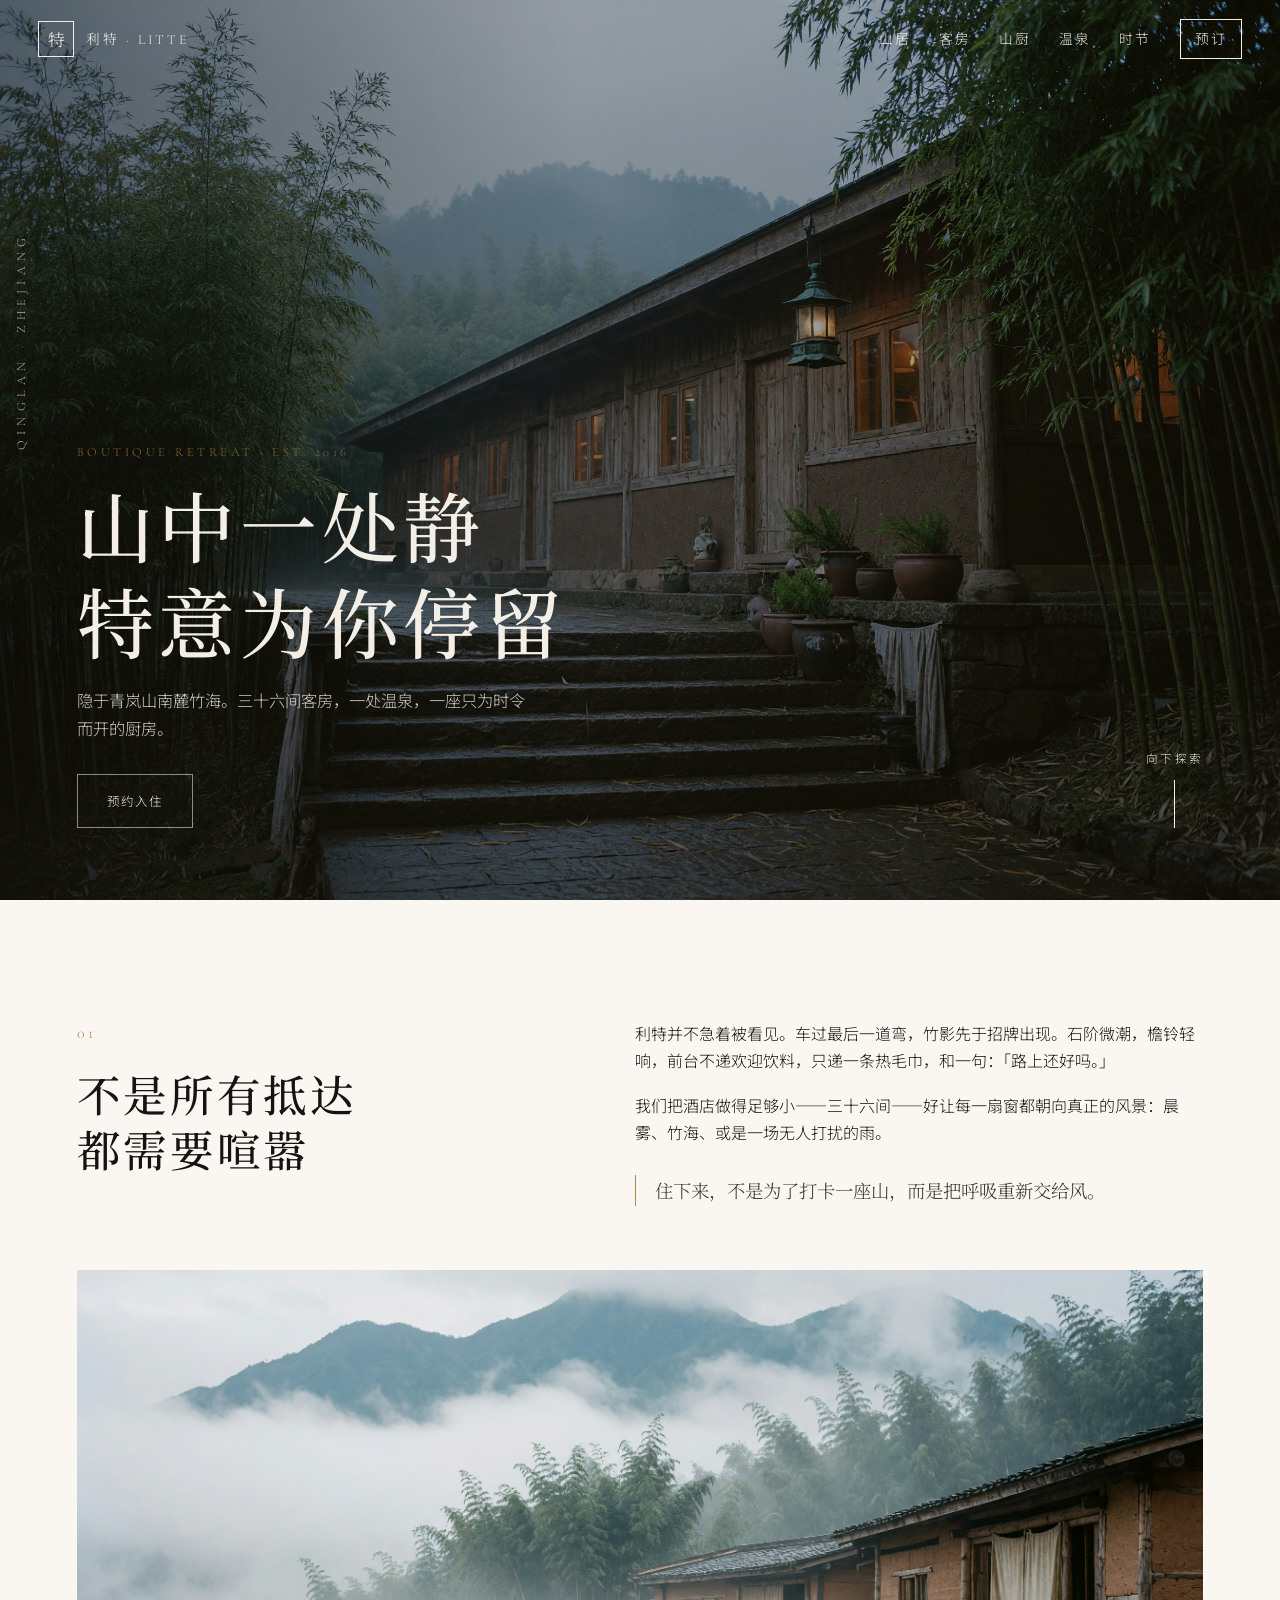
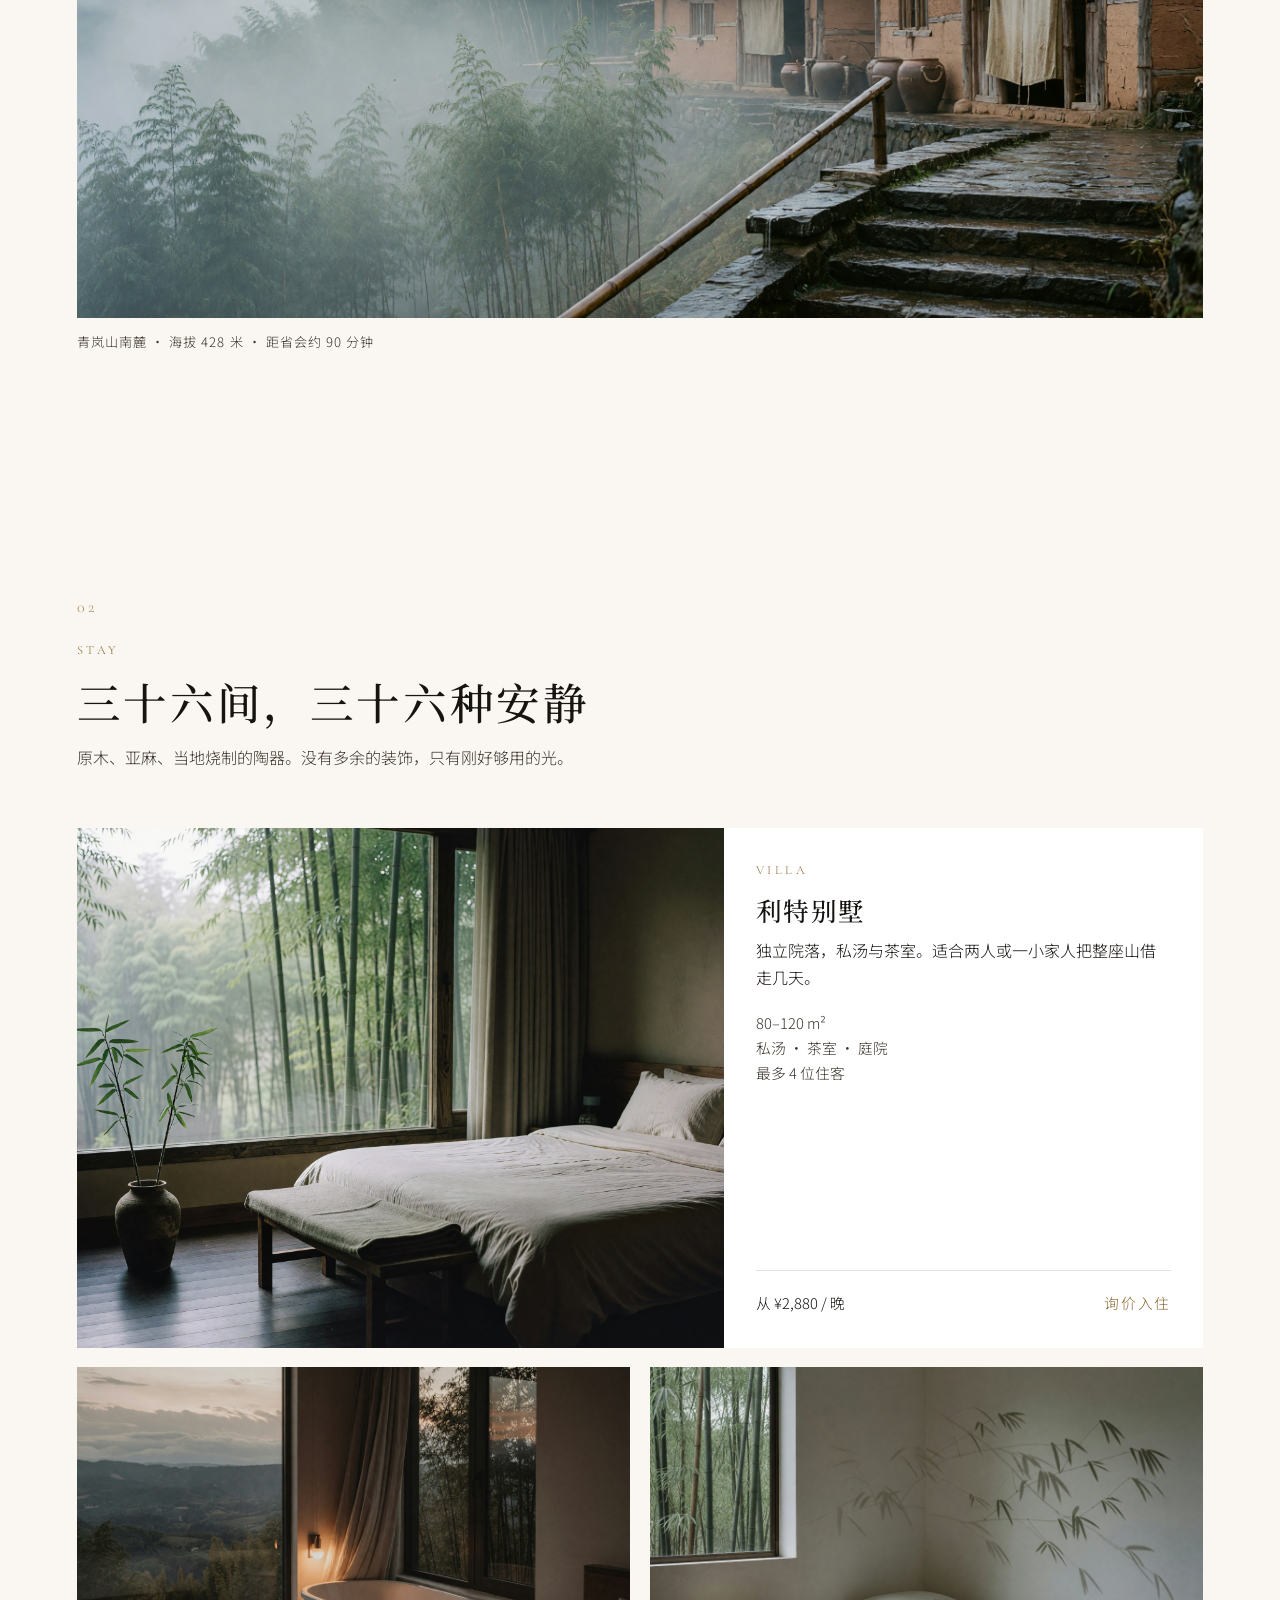
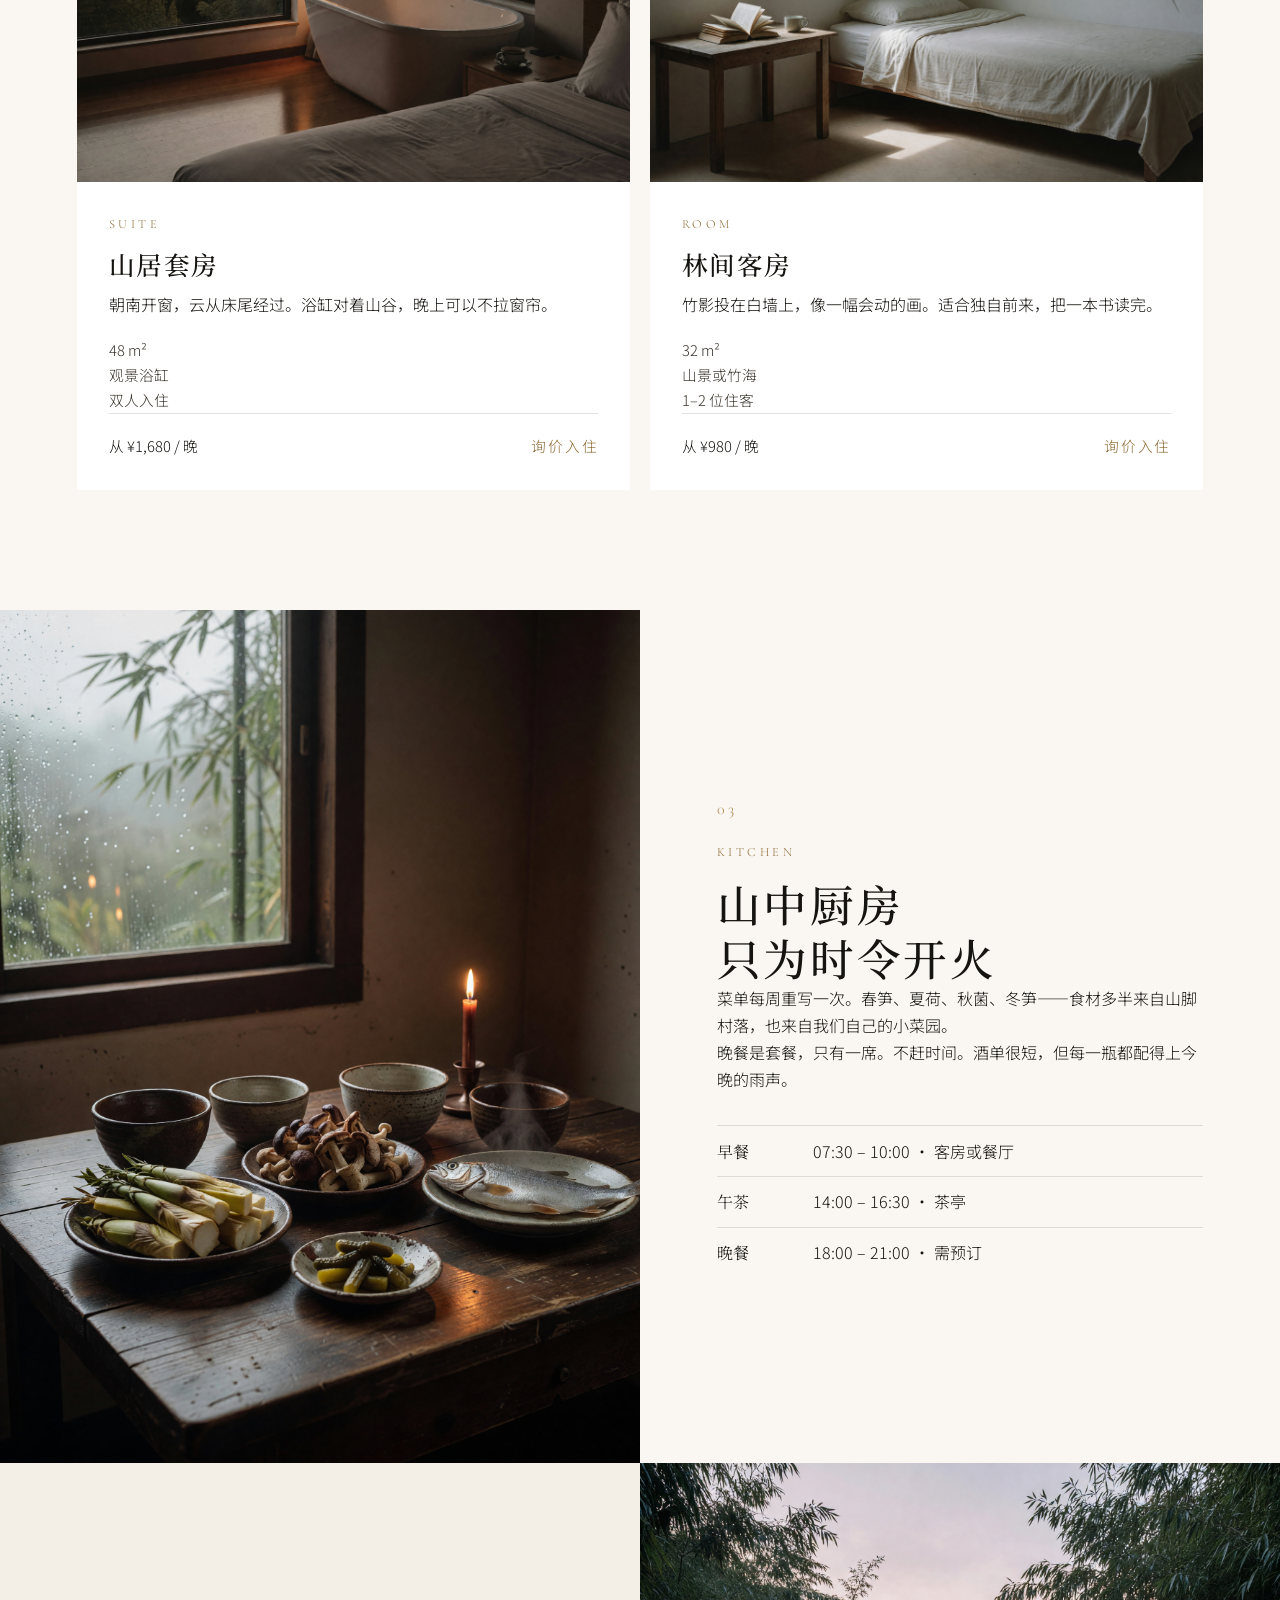
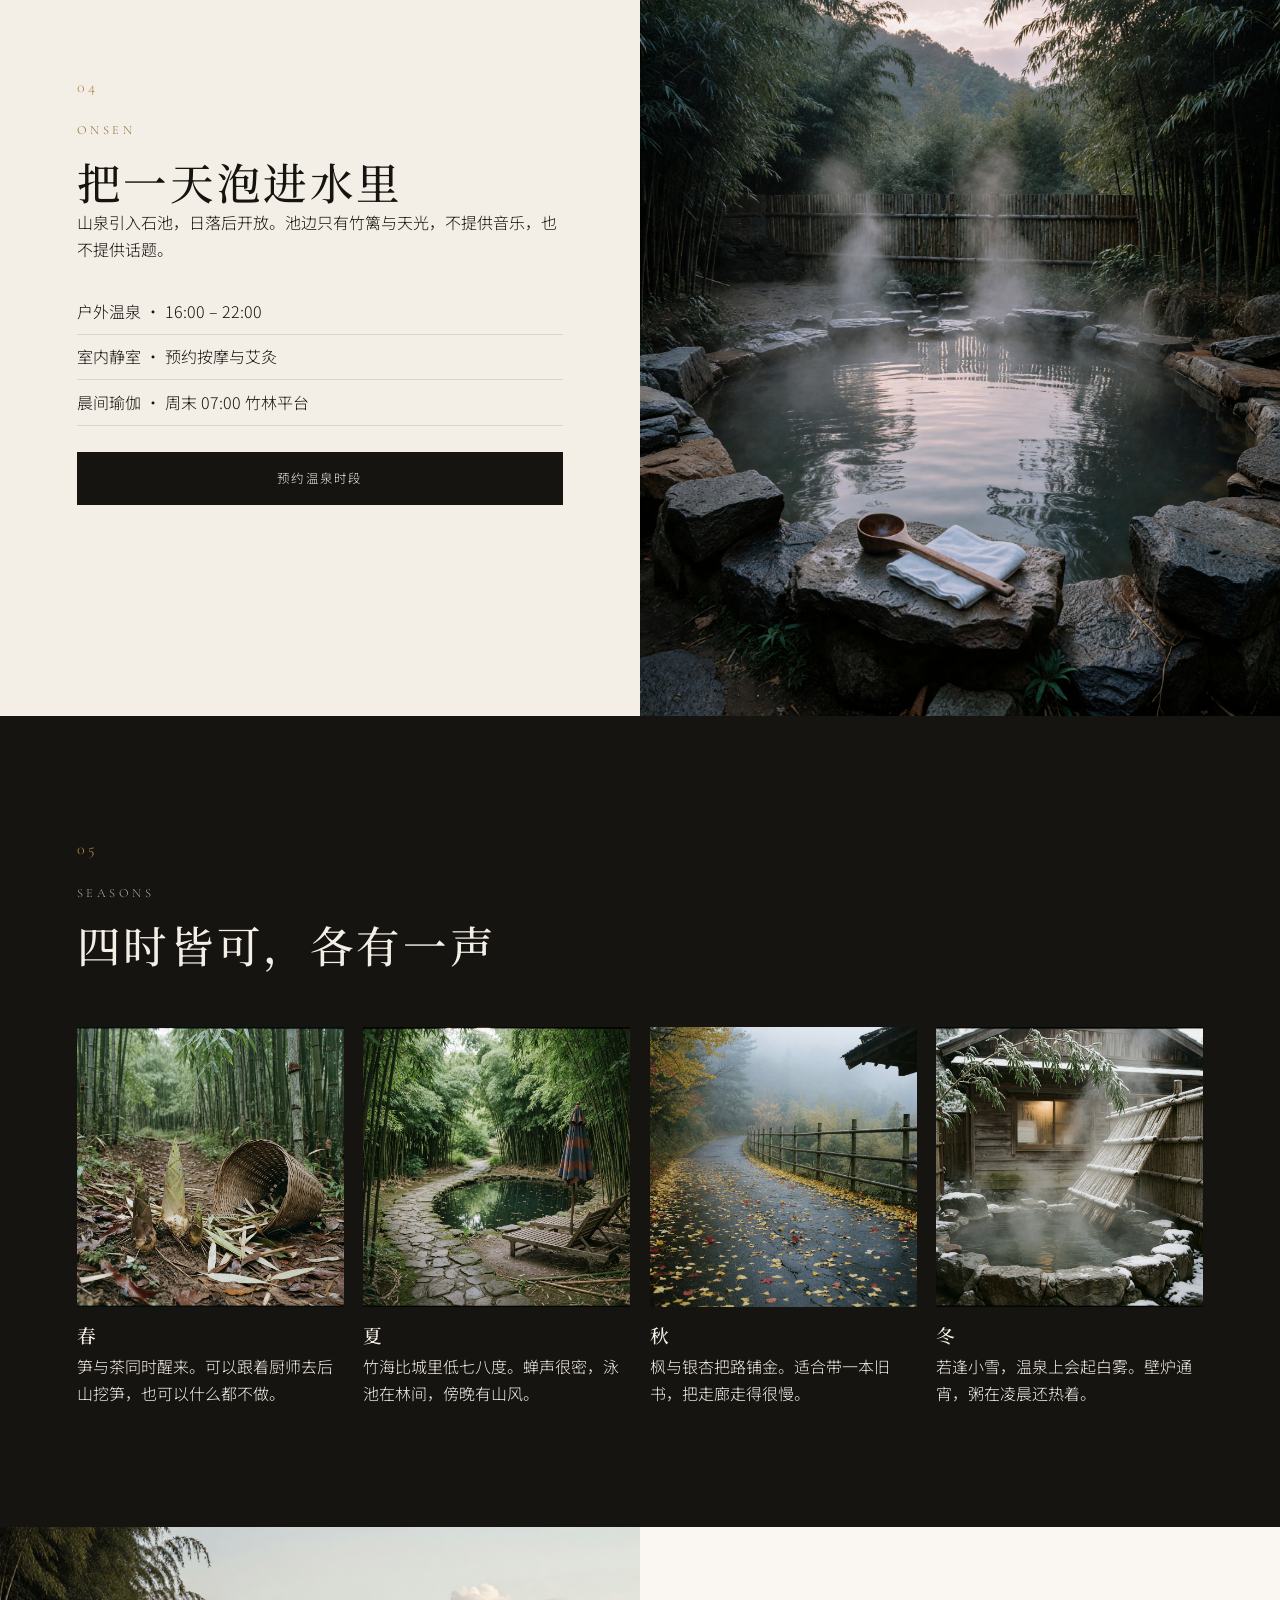
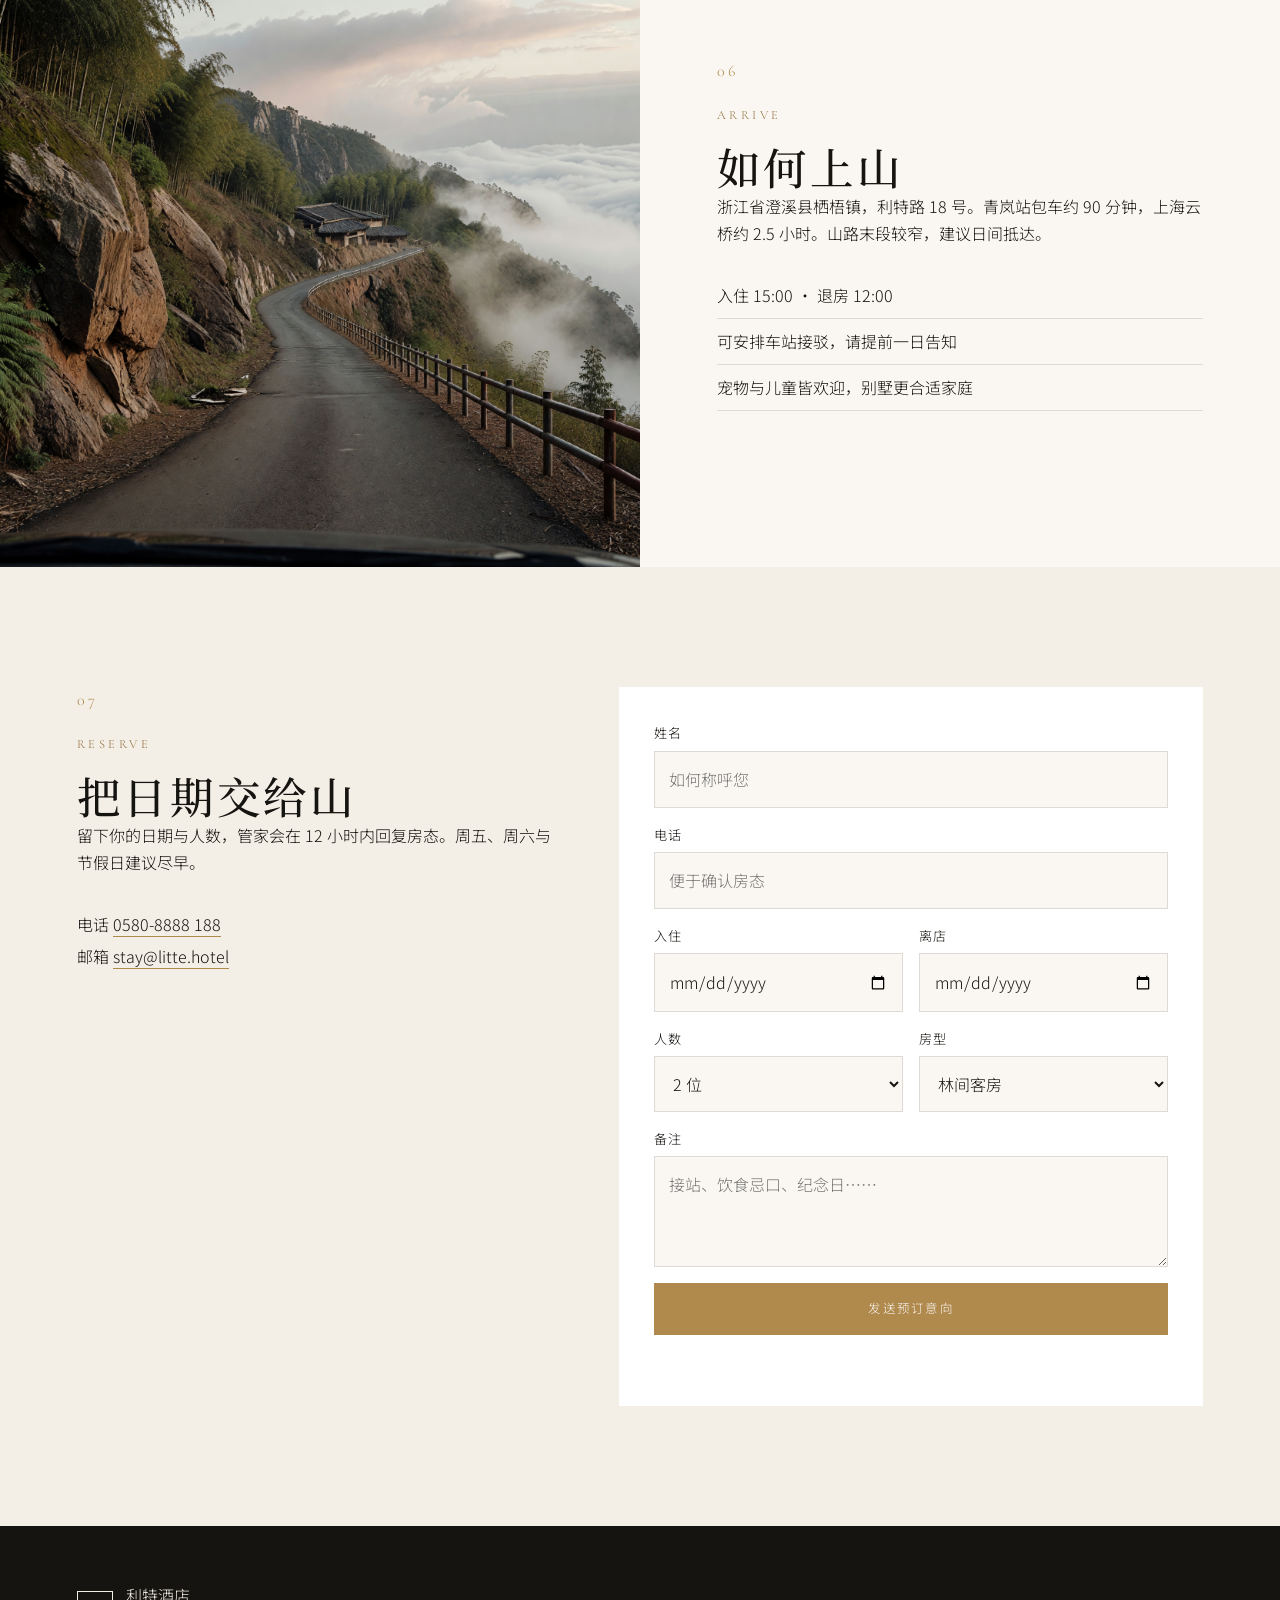
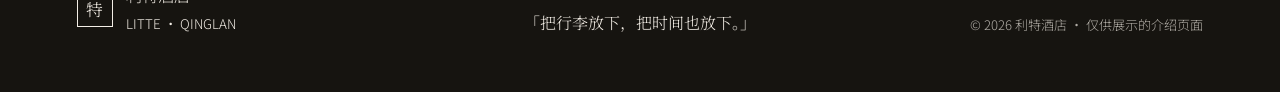
<file: index.html>
<!DOCTYPE html>
<html lang="zh-CN">
<head>
  <meta charset="UTF-8">
  <meta name="viewport" content="width=device-width, initial-scale=1.0">
  <script>
    (function () {
      var year = new URLSearchParams(location.search).get("year");
      var authed = false;
      try {
        authed = sessionStorage.getItem("hotel-clock-auth") === "1";
        if (!authed) {
          sessionStorage.removeItem("hotel-year");
          year = "";
        } else if (year === "now" || year === "2026") {
          sessionStorage.removeItem("hotel-year");
          year = "";
        } else if (year) {
          sessionStorage.setItem("hotel-year", year);
        } else {
          year = sessionStorage.getItem("hotel-year");
        }
      } catch (e) {}
      if (year === "2012") document.documentElement.className = "era-2012";
    })();
  </script>
  <title>利特酒店 · 青岚山</title>
  <meta name="description" content="利特酒店隐于浙江省青岚山南麓竹海。三十六间客房，一处温泉，一座山中厨房。听见风过竹叶，也听见自己。">
  <link rel="preconnect" href="https://fonts.googleapis.com">
  <link rel="preconnect" href="https://fonts.gstatic.com" crossorigin>
  <link href="https://fonts.googleapis.com/css2?family=Cormorant+Garamond:ital,wght@0,400;0,500;0,600;1,400&family=Noto+Sans+SC:wght@300;400;500&family=Noto+Serif+SC:wght@400;500;600;700&display=swap" rel="stylesheet">
  <link rel="stylesheet" href="css/styles.css">
  <link rel="stylesheet" href="css/era-2012.css">
  <link rel="icon" href="data:image/svg+xml,<svg xmlns='http://www.w3.org/2000/svg' viewBox='0 0 100 100'><text y='.9em' font-size='90'>特</text></svg>">
</head>
<body>
  <div class="cursor" aria-hidden="true"></div>
  <div class="era-bar" aria-hidden="true">
    欢迎光临利特酒店官方网站！　今天是 <span id="eraDate"></span>
    　｜　建议使用 IE8 及以上浏览器浏览，最佳分辨率 1024×768
  </div>
  <div class="page-wrap">

  <header class="site-header" id="header">
    <a class="logo" href="#top">
      <span class="logo-mark">特</span>
      <span class="logo-text">利特 · LITTE</span>
    </a>
    <nav class="nav" id="nav" aria-label="主导航">
      <a href="#story" data-key="story">山居</a>
      <a href="#rooms" data-key="rooms">客房</a>
      <a href="#dining" data-key="dining">山厨</a>
      <a href="#wellness" data-key="wellness">温泉</a>
      <a href="#moments" data-key="moments">时节</a>
      <a href="#stay" class="nav-cta" data-key="stay">预订</a>
    </nav>
    <button class="menu-toggle" id="menuToggle" aria-label="打开菜单" aria-expanded="false">
      <span></span><span></span>
    </button>
  </header>

  <main id="top">
    <section class="hero">
      <div class="hero-media">
        <img
          src="assets/photos/hero.jpg"
          alt="利特酒店夜色中的庭院与暖灯"
        >
        <div class="hero-veil"></div>
      </div>
      <p class="hero-side" aria-hidden="true">QINGLAN · ZHEJIANG</p>
      <div class="hero-copy">
        <p class="eyebrow">Boutique Retreat · Est. 2016</p>
        <h1>山中一处静<br>特意为你停留</h1>
        <p class="hero-lead">隐于青岚山南麓竹海。三十六间客房，一处温泉，一座只为时令而开的厨房。</p>
        <a class="btn btn-light" href="#stay">预约入住</a>
      </div>
      <a class="scroll-hint" href="#story">
        <span>向下探索</span>
        <i></i>
      </a>
    </section>

    <section class="story" id="story">
      <div class="story-grid">
        <div class="story-meta">
          <span class="num">01</span>
          <h2>不是所有抵达<br>都需要喧嚣</h2>
        </div>
        <div class="story-body">
          <p>利特并不急着被看见。车过最后一道弯，竹影先于招牌出现。石阶微潮，檐铃轻响，前台不递欢迎饮料，只递一条热毛巾，和一句：「路上还好吗。」</p>
          <p>我们把酒店做得足够小——三十六间——好让每一扇窗都朝向真正的风景：晨雾、竹海、或是一场无人打扰的雨。</p>
          <blockquote>住下来，不是为了打卡一座山，而是把呼吸重新交给风。</blockquote>
        </div>
      </div>
      <figure class="story-photo">
        <img
          src="assets/photos/story-mountain.jpg"
          alt="青岚山晨雾中的山脊"
        >
        <figcaption>青岚山南麓 · 海拔 428 米 · 距省会约 90 分钟</figcaption>
      </figure>
    </section>

    <section class="rooms" id="rooms">
      <div class="section-head">
        <span class="num">02</span>
        <p class="eyebrow">Stay</p>
        <h2>三十六间，三十六种安静</h2>
        <p class="section-lead">原木、亚麻、当地烧制的陶器。没有多余的装饰，只有刚好够用的光。</p>
      </div>

      <article class="room featured">
        <div class="room-image">
          <img
            src="assets/photos/room-villa.jpg"
            alt="利特别墅卧室，落地窗外是竹林"
          >
        </div>
        <div class="room-info">
          <p class="eyebrow">Villa</p>
          <h3>利特别墅</h3>
          <p>独立院落，私汤与茶室。适合两人或一小家人把整座山借走几天。</p>
          <ul>
            <li>80–120 m²</li>
            <li>私汤 · 茶室 · 庭院</li>
            <li>最多 4 位住客</li>
          </ul>
          <div class="room-foot">
            <span>从 ¥2,880 / 晚</span>
            <a href="#stay">询价入住</a>
          </div>
        </div>
      </article>

      <div class="room-row">
        <article class="room">
          <div class="room-image">
            <img
              src="assets/photos/room-suite.jpg"
              alt="山居套房，暖色灯光与木地板"
            >
          </div>
          <div class="room-info">
            <p class="eyebrow">Suite</p>
            <h3>山居套房</h3>
            <p>朝南开窗，云从床尾经过。浴缸对着山谷，晚上可以不拉窗帘。</p>
            <ul>
              <li>48 m²</li>
              <li>观景浴缸</li>
              <li>双人入住</li>
            </ul>
            <div class="room-foot">
              <span>从 ¥1,680 / 晚</span>
              <a href="#stay">询价入住</a>
            </div>
          </div>
        </article>

        <article class="room">
          <div class="room-image">
            <img
              src="assets/photos/room-forest.jpg"
              alt="林间客房，简洁的床铺与自然光"
            >
          </div>
          <div class="room-info">
            <p class="eyebrow">Room</p>
            <h3>林间客房</h3>
            <p>竹影投在白墙上，像一幅会动的画。适合独自前来，把一本书读完。</p>
            <ul>
              <li>32 m²</li>
              <li>山景或竹海</li>
              <li>1–2 位住客</li>
            </ul>
            <div class="room-foot">
              <span>从 ¥980 / 晚</span>
              <a href="#stay">询价入住</a>
            </div>
          </div>
        </article>
      </div>
    </section>

    <section class="dining" id="dining">
      <div class="dining-visual">
        <img
          src="assets/photos/dining.jpg"
          alt="山中厨房的晚宴摆盘"
        >
      </div>
      <div class="dining-copy">
        <span class="num">03</span>
        <p class="eyebrow">Kitchen</p>
        <h2>山中厨房<br>只为时令开火</h2>
        <p>菜单每周重写一次。春笋、夏荷、秋菌、冬笋——食材多半来自山脚村落，也来自我们自己的小菜园。</p>
        <p>晚餐是套餐，只有一席。不赶时间。酒单很短，但每一瓶都配得上今晚的雨声。</p>
        <dl class="hours">
          <div>
            <dt>早餐</dt>
            <dd>07:30 – 10:00 · 客房或餐厅</dd>
          </div>
          <div>
            <dt>午茶</dt>
            <dd>14:00 – 16:30 · 茶亭</dd>
          </div>
          <div>
            <dt>晚餐</dt>
            <dd>18:00 – 21:00 · 需预订</dd>
          </div>
        </dl>
      </div>
    </section>

    <section class="wellness" id="wellness">
      <div class="wellness-copy">
        <span class="num">04</span>
        <p class="eyebrow">Onsen</p>
        <h2>把一天泡进水里</h2>
        <p>山泉引入石池，日落后开放。池边只有竹篱与天光，不提供音乐，也不提供话题。</p>
        <ul class="plain-list">
          <li>户外温泉 · 16:00 – 22:00</li>
          <li>室内静室 · 预约按摩与艾灸</li>
          <li>晨间瑜伽 · 周末 07:00 竹林平台</li>
        </ul>
        <a class="btn btn-dark" href="#stay">预约温泉时段</a>
      </div>
      <div class="wellness-visual">
        <img
          src="assets/photos/onsen.jpg"
          alt="温泉石池与蒸汽"
        >
      </div>
    </section>

    <section class="moments" id="moments">
      <div class="section-head">
        <span class="num">05</span>
        <p class="eyebrow">Seasons</p>
        <h2>四时皆可，各有一声</h2>
      </div>
      <div class="moment-grid">
        <article>
          <img src="assets/photos/season-spring.jpg" alt="春天，竹林里的春笋">
          <h3>春</h3>
          <p>笋与茶同时醒来。可以跟着厨师去后山挖笋，也可以什么都不做。</p>
        </article>
        <article>
          <img src="assets/photos/season-summer.jpg" alt="夏日竹林与林间泳池">
          <h3>夏</h3>
          <p>竹海比城里低七八度。蝉声很密，泳池在林间，傍晚有山风。</p>
        </article>
        <article>
          <img src="assets/photos/season-autumn.jpg" alt="秋日山路上的银杏与红枫">
          <h3>秋</h3>
          <p>枫与银杏把路铺金。适合带一本旧书，把走廊走得很慢。</p>
        </article>
        <article>
          <img src="assets/photos/season-winter.jpg" alt="冬日雪中的温泉与白雾">
          <h3>冬</h3>
          <p>若逢小雪，温泉上会起白雾。壁炉通宵，粥在凌晨还热着。</p>
        </article>
      </div>
    </section>

    <section class="visit">
      <div class="visit-map">
        <img
          src="assets/photos/arrive.jpg"
          alt="通往酒店的山路与云海"
        >
      </div>
      <div class="visit-copy">
        <span class="num">06</span>
        <p class="eyebrow">Arrive</p>
        <h2>如何上山</h2>
        <p>浙江省澄溪县栖梧镇，利特路 18 号。青岚站包车约 90 分钟，上海云桥约 2.5 小时。山路末段较窄，建议日间抵达。</p>
        <ul class="plain-list">
          <li>入住 15:00 · 退房 12:00</li>
          <li>可安排车站接驳，请提前一日告知</li>
          <li>宠物与儿童皆欢迎，别墅更合适家庭</li>
        </ul>
      </div>
    </section>

    <section class="stay" id="stay">
      <div class="stay-intro">
        <span class="num">07</span>
        <p class="eyebrow">Reserve</p>
        <h2>把日期交给山</h2>
        <p>留下你的日期与人数，管家会在 12 小时内回复房态。周五、周六与节假日建议尽早。</p>
        <address>
          电话 <a href="tel:+865808888188">0580-8888 188</a><br>
          邮箱 <a href="mailto:stay@litte.hotel">stay@litte.hotel</a>
        </address>
      </div>
      <form class="stay-form" id="bookingForm" novalidate>
        <label>
          姓名
          <input type="text" name="name" required placeholder="如何称呼您" autocomplete="name">
        </label>
        <label>
          电话
          <input type="tel" name="phone" required placeholder="便于确认房态" autocomplete="tel">
        </label>
        <div class="form-row">
          <label>
            入住
            <input type="date" name="checkin" required>
          </label>
          <label>
            离店
            <input type="date" name="checkout" required>
          </label>
        </div>
        <div class="form-row">
          <label>
            人数
            <select name="guests" required>
              <option value="1">1 位</option>
              <option value="2" selected>2 位</option>
              <option value="3">3 位</option>
              <option value="4">4 位</option>
            </select>
          </label>
          <label>
            房型
            <select name="room">
              <option value="forest">林间客房</option>
              <option value="suite">山居套房</option>
              <option value="villa">利特别墅</option>
            </select>
          </label>
        </div>
        <label>
          备注
          <textarea name="note" rows="3" placeholder="接站、饮食忌口、纪念日……"></textarea>
        </label>
        <button type="submit" class="btn btn-gold">发送预订意向</button>
        <p class="form-status" id="formStatus" role="status" aria-live="polite"></p>
      </form>
    </section>

    <section class="internal-gate" id="internalGate" hidden>
      <div class="internal-login" id="internalLogin">
        <p class="eyebrow">Internal</p>
        <h2>内部登录</h2>
        <p class="section-lead">终端已从归档副本中唤醒。请核验操作员身份。</p>
        <form class="stay-form" id="internalLoginForm" autocomplete="off">
          <label>
            用户 ID
            <input type="text" name="uid" spellcheck="false">
          </label>
          <label>
            密码
            <input type="password" name="pwd">
          </label>
          <button type="submit" class="btn btn-dark">登录</button>
          <p class="form-status" id="internalStatus" role="status"></p>
        </form>
      </div>
      <div class="clock-panel" id="clockPanel" hidden>
        <p class="eyebrow">Archive Clock</p>
        <h2>档案时钟</h2>
        <p class="section-lead">权限已确认。可切换站点呈现的年份。</p>
        <div class="clock-actions">
          <button class="btn btn-dark" type="button" data-year="2026">2026</button>
          <button class="btn btn-gold" type="button" data-year="2012">2012</button>
        </div>
      </div>
    </section>
  </main>

  <footer class="site-footer">
    <div class="footer-brand">
      <span class="logo-mark">特</span>
      <p>利特酒店<br><small>LITTE · QINGLAN</small></p>
    </div>
    <p class="footer-quote">「把行李放下，把时间也放下。」</p>
    <p class="footer-copy">© <span id="copyYear">2026</span> 利特酒店 · 仅供展示的介绍页面</p>
    <p class="era-morse" id="eraMorse" hidden>.---- ----- ....- ..... -....</p>
  </footer>

  </div>
  <script src="js/main.js"></script>
</body>
</html>
</file>
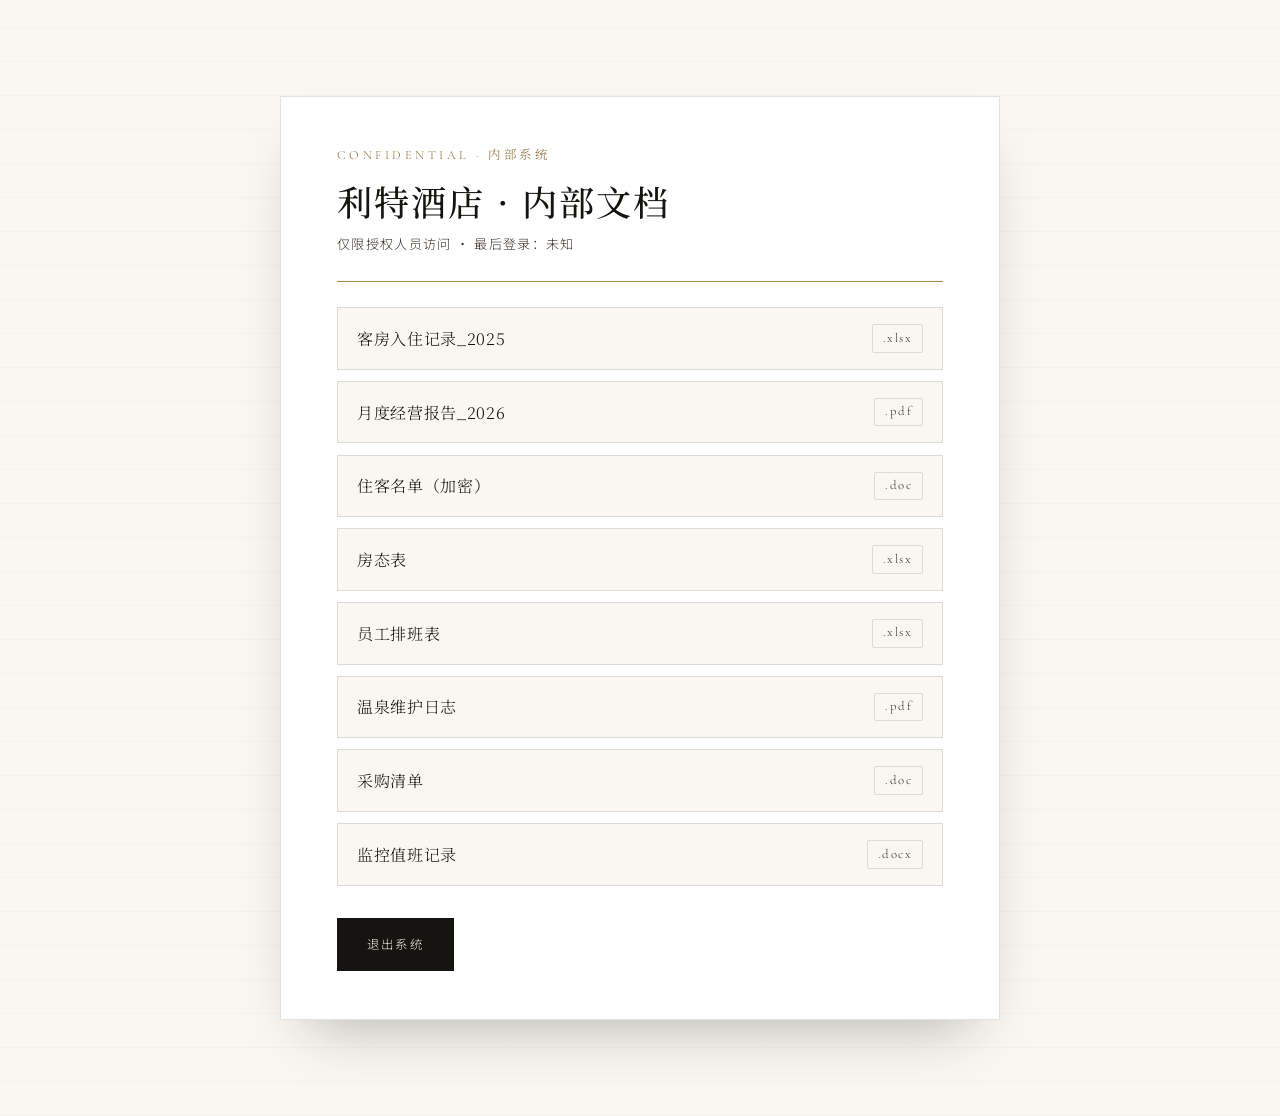
<file: docs.html>
<!DOCTYPE html>
<html lang="zh-CN">
<head>
  <meta charset="UTF-8">
  <meta name="viewport" content="width=device-width, initial-scale=1.0">
  <title>利特酒店 · 内部文档</title>
  <meta name="robots" content="noindex, nofollow">
  <link rel="preconnect" href="https://fonts.googleapis.com">
  <link rel="preconnect" href="https://fonts.gstatic.com" crossorigin>
  <link href="https://fonts.googleapis.com/css2?family=Cormorant+Garamond:ital,wght@0,400;0,500;0,600;1,400&family=Noto+Sans+SC:wght@300;400;500&family=Noto+Serif+SC:wght@400;500;600;700&display=swap" rel="stylesheet">
  <link rel="stylesheet" href="css/styles.css">
  <link rel="icon" href="data:image/svg+xml,<svg xmlns='http://www.w3.org/2000/svg' viewBox='0 0 100 100'><text y='.9em' font-size='90'>特</text></svg>">
</head>
<body class="doc-page">
  <main class="docs">
    <header class="docs-head">
      <p class="eyebrow">Confidential · 内部系统</p>
      <h1>利特酒店 · 内部文档</h1>
      <p class="doc-no">仅限授权人员访问 · 最后登录：未知</p>
    </header>

    <ul class="docs-list" id="docsList">
      <li><button class="doc-item" type="button"><span class="doc-item-name">客房入住记录_2025</span><span class="doc-item-ext">.xlsx</span></button></li>
      <li><button class="doc-item" type="button"><span class="doc-item-name">月度经营报告_2026</span><span class="doc-item-ext">.pdf</span></button></li>
      <li><button class="doc-item" type="button"><span class="doc-item-name">住客名单（加密）</span><span class="doc-item-ext">.doc</span></button></li>
      <li><button class="doc-item" type="button"><span class="doc-item-name">房态表</span><span class="doc-item-ext">.xlsx</span></button></li>
      <li><button class="doc-item" type="button"><span class="doc-item-name">员工排班表</span><span class="doc-item-ext">.xlsx</span></button></li>
      <li><button class="doc-item" type="button"><span class="doc-item-name">温泉维护日志</span><span class="doc-item-ext">.pdf</span></button></li>
      <li><button class="doc-item" type="button"><span class="doc-item-name">采购清单</span><span class="doc-item-ext">.doc</span></button></li>
      <li><button class="doc-item" type="button"><span class="doc-item-name">监控值班记录</span><span class="doc-item-ext">.docx</span></button></li>
    </ul>

    <footer class="docs-foot">
      <a class="btn btn-dark" href="index.html">退出系统</a>
    </footer>
  </main>

  <div class="modal-overlay" id="modal" hidden>
    <div class="modal" role="dialog" aria-modal="true" aria-labelledby="modalTitle">
      <p class="modal-icon" aria-hidden="true">⚠</p>
      <h2 id="modalTitle">文档已损坏</h2>
      <p class="modal-text">该文档无法打开。是否下载保留的旧版本？</p>
      <div class="modal-actions">
        <button class="btn btn-dark" id="modalNo" type="button">否</button>
        <button class="btn btn-gold" id="modalYes" type="button">是</button>
      </div>
    </div>
  </div>

  <script>
    const items = document.querySelectorAll(".doc-item");
    const modal = document.getElementById("modal");
    const modalNo = document.getElementById("modalNo");
    const modalYes = document.getElementById("modalYes");

    items.forEach((item) => {
      item.addEventListener("click", () => {
        modal.hidden = false;
      });
    });

    modalNo.addEventListener("click", () => {
      modal.hidden = true;
    });

    modal.addEventListener("click", (event) => {
      if (event.target === modal) modal.hidden = true;
    });

    modalYes.addEventListener("click", () => {
      try {
        sessionStorage.setItem("hotel-copied-archive", "1");
      } catch (e) {}
      const link = document.createElement("a");
      link.href = "assets/old-archive.zip";
      link.download = "old-archive.zip";
      document.body.appendChild(link);
      link.click();
      link.remove();
      modal.hidden = true;
    });
  </script>
</body>
</html>
</file>
<file: css/styles.css>
:root {
  --ink: #161410;
  --ink-soft: #3a342c;
  --cream: #f3eee6;
  --paper: #faf7f2;
  --gold: #b0894d;
  --gold-deep: #8c6a35;
  --line: rgba(22, 20, 16, 0.12);
  --serif: "Noto Serif SC", "Songti SC", serif;
  --sans: "Noto Sans SC", "PingFang SC", sans-serif;
  --latin: "Cormorant Garamond", "Noto Serif SC", serif;
  --ease: cubic-bezier(0.22, 1, 0.36, 1);
}

*,
*::before,
*::after {
  box-sizing: border-box;
  margin: 0;
  padding: 0;
}

html {
  scroll-behavior: smooth;
}

body {
  font-family: var(--sans);
  font-weight: 300;
  color: var(--ink);
  background: var(--paper);
  line-height: 1.7;
  overflow-x: hidden;
}

body.menu-open {
  overflow: hidden;
}

.cursor {
  display: none;
}

.era-bar {
  display: none;
}

.era-morse {
  display: none;
}

img {
  max-width: 100%;
  display: block;
  object-fit: cover;
}

a {
  color: inherit;
  text-decoration: none;
}

button,
input,
select,
textarea {
  font: inherit;
  color: inherit;
}

.eyebrow {
  font-family: var(--latin);
  letter-spacing: 0.28em;
  text-transform: uppercase;
  font-size: 0.78rem;
  color: var(--gold-deep);
  margin-bottom: 0.8rem;
}

.num {
  display: block;
  font-family: var(--latin);
  letter-spacing: 0.2em;
  color: var(--gold);
  margin-bottom: 1.2rem;
}

h1,
h2,
h3 {
  font-family: var(--serif);
  font-weight: 500;
  line-height: 1.25;
  letter-spacing: 0.06em;
}

.btn {
  display: inline-flex;
  align-items: center;
  justify-content: center;
  padding: 0.95rem 1.8rem;
  border: 1px solid transparent;
  letter-spacing: 0.18em;
  font-size: 0.78rem;
  cursor: pointer;
  transition: 0.4s var(--ease);
}

.btn-light {
  color: var(--cream);
  border-color: rgba(243, 238, 230, 0.55);
  background: transparent;
}

.btn-light:hover {
  background: var(--cream);
  color: var(--ink);
}

.btn-dark {
  background: var(--ink);
  color: var(--cream);
}

.btn-dark:hover {
  background: var(--gold-deep);
}

.btn-gold {
  width: 100%;
  background: var(--gold);
  color: var(--paper);
  border: 0;
}

.btn-gold:hover {
  background: var(--gold-deep);
}

.plain-list {
  list-style: none;
  margin: 1.6rem 0;
}

.plain-list li {
  padding: 0.55rem 0;
  border-bottom: 1px solid var(--line);
}

.site-header {
  position: fixed;
  inset: 0 0 auto;
  z-index: 40;
  display: flex;
  align-items: center;
  justify-content: space-between;
  padding: 1.2rem 2.4rem;
  color: var(--cream);
  transition: 0.45s var(--ease);
}

.site-header.scrolled,
.site-header.open {
  background: rgba(22, 20, 16, 0.88);
  backdrop-filter: blur(16px);
  color: var(--cream);
}

.logo {
  display: flex;
  align-items: center;
  gap: 0.7rem;
}

.logo-mark {
  width: 36px;
  height: 36px;
  display: grid;
  place-items: center;
  border: 1px solid currentColor;
  font-family: var(--serif);
  font-size: 1.05rem;
}

.logo-text {
  font-family: var(--latin);
  letter-spacing: 0.22em;
  font-size: 0.85rem;
}

.nav {
  display: flex;
  align-items: center;
  gap: 1.8rem;
  font-size: 0.86rem;
  letter-spacing: 0.12em;
}

.nav a {
  position: relative;
}

.nav a:hover {
  color: var(--gold);
}

.nav-cta {
  border: 1px solid currentColor;
  padding: 0.45rem 0.9rem;
}

/* 解谜数字徽章 */
.nav .puzzle-badge {
  position: absolute;
  left: 50%;
  top: calc(100% + 6px);
  transform: translateX(-50%);
  min-width: 22px;
  height: 22px;
  padding: 0 5px;
  display: grid;
  place-items: center;
  border: 1px solid var(--gold);
  border-radius: 50%;
  font-family: var(--latin);
  font-size: 0.8rem;
  line-height: 1;
  color: var(--cream);
  background: transparent;
  opacity: 0;
  pointer-events: none;
  transition: opacity 0.4s var(--ease), background 0.4s var(--ease), color 0.4s var(--ease);
}

.nav.puzzle-active .puzzle-badge {
  opacity: 1;
}

.nav.puzzle-active a.done .puzzle-badge {
  background: var(--gold);
  color: var(--paper);
}

.menu-toggle {
  display: none;
  width: 42px;
  height: 42px;
  border: 0;
  background: transparent;
  position: relative;
}

.menu-toggle span {
  position: absolute;
  left: 10px;
  right: 10px;
  height: 1px;
  background: currentColor;
}

.menu-toggle span:first-child { top: 16px; }
.menu-toggle span:last-child { bottom: 16px; }

.hero {
  position: relative;
  min-height: 100vh;
  color: var(--cream);
  display: grid;
  align-items: end;
  padding: 8rem 6vw 4.5rem;
}

.hero-media {
  position: absolute;
  inset: 0;
}

.hero-media img {
  width: 100%;
  height: 100%;
}

.hero-veil {
  position: absolute;
  inset: 0;
  background:
    linear-gradient(180deg, rgba(16, 14, 10, 0.28) 0%, rgba(16, 14, 10, 0.55) 100%),
    linear-gradient(90deg, rgba(16, 14, 10, 0.35), transparent 45%);
}

.hero-side {
  position: absolute;
  left: 1.4rem;
  top: 50%;
  transform: translateY(-50%) rotate(-90deg);
  transform-origin: left center;
  letter-spacing: 0.42em;
  font-family: var(--latin);
  font-size: 0.78rem;
  opacity: 0.72;
}

.hero-copy {
  position: relative;
  max-width: 720px;
}

.hero h1 {
  font-size: clamp(2.6rem, 6vw, 5.2rem);
  margin-bottom: 1.2rem;
}

.hero-lead {
  max-width: 28rem;
  margin-bottom: 2rem;
  font-size: 1.02rem;
  color: rgba(243, 238, 230, 0.86);
}

.scroll-hint {
  position: absolute;
  right: 6vw;
  bottom: 4.5rem;
  display: flex;
  flex-direction: column;
  align-items: center;
  gap: 0.7rem;
  font-size: 0.72rem;
  letter-spacing: 0.2em;
}

.scroll-hint i {
  width: 1px;
  height: 48px;
  background: currentColor;
  animation: drip 1.8s var(--ease) infinite;
}

@keyframes drip {
  0% { transform: scaleY(0); transform-origin: top; opacity: 0; }
  40% { transform: scaleY(1); opacity: 1; }
  100% { transform: scaleY(1); transform-origin: bottom; opacity: 0; }
}

.story,
.rooms,
.moments,
.stay {
  padding: 7.5rem 6vw;
}

.story-grid {
  display: grid;
  grid-template-columns: 1fr 1.15fr;
  gap: 4rem;
  align-items: start;
  margin-bottom: 4rem;
}

.story h2,
.dining h2,
.wellness h2,
.visit h2,
.stay h2,
.section-head h2 {
  font-size: clamp(1.8rem, 3.4vw, 2.8rem);
}

.story-body p + p {
  margin-top: 1.1rem;
}

.story-body blockquote {
  margin-top: 1.8rem;
  padding-left: 1.2rem;
  border-left: 1px solid var(--gold);
  font-family: var(--serif);
  font-size: 1.15rem;
  color: var(--ink-soft);
}

.story-photo figcaption {
  margin-top: 0.8rem;
  font-size: 0.82rem;
  letter-spacing: 0.08em;
  color: var(--ink-soft);
}

.story-photo img,
.dining-visual img,
.wellness-visual img,
.visit-map img,
.room-image img,
.moment-grid img {
  width: 100%;
  height: 100%;
}

.story-photo img {
  height: min(72vh, 760px);
}

.section-head {
  max-width: 640px;
  margin-bottom: 3.5rem;
}

.section-lead {
  margin-top: 1rem;
  color: var(--ink-soft);
}

.room {
  background: #fff;
}

.room.featured {
  display: grid;
  grid-template-columns: 1.35fr 1fr;
  margin-bottom: 1.2rem;
  min-height: 520px;
}

.room-row {
  display: grid;
  grid-template-columns: 1fr 1fr;
  gap: 1.2rem;
}

.room-image {
  overflow: hidden;
  min-height: 280px;
}

.room-image img {
  height: 100%;
  transition: transform 1.1s var(--ease);
}

.room:hover .room-image img {
  transform: scale(1.05);
}

.room-info {
  padding: 2rem;
  display: flex;
  flex-direction: column;
}

.room-info h3 {
  font-size: 1.6rem;
  margin-bottom: 0.7rem;
}

.room-info ul {
  list-style: none;
  margin: 1.2rem 0 auto;
  color: var(--ink-soft);
  font-size: 0.92rem;
}

.room-foot {
  display: flex;
  justify-content: space-between;
  align-items: center;
  padding-top: 1.2rem;
  border-top: 1px solid var(--line);
  font-size: 0.92rem;
}

.room-foot a {
  letter-spacing: 0.12em;
  color: var(--gold-deep);
}

.dining,
.wellness,
.visit {
  display: grid;
  grid-template-columns: 1fr 1fr;
  min-height: 640px;
}

.dining-copy,
.wellness-copy,
.visit-copy {
  padding: 5rem 6vw;
  display: flex;
  flex-direction: column;
  justify-content: center;
}

.dining-visual,
.wellness-visual,
.visit-map {
  overflow: hidden;
  min-height: 420px;
}

.hours {
  margin-top: 2rem;
}

.hours div {
  display: grid;
  grid-template-columns: 5rem 1fr;
  gap: 1rem;
  padding: 0.7rem 0;
  border-top: 1px solid var(--line);
}

.hours dt {
  font-family: var(--serif);
}

.wellness {
  background: var(--cream);
}

.moments {
  background: var(--ink);
  color: var(--cream);
}

.moments .section-lead,
.moments .eyebrow {
  color: rgba(243, 238, 230, 0.7);
}

.moment-grid {
  display: grid;
  grid-template-columns: repeat(4, 1fr);
  gap: 1.2rem;
}

.moment-grid article h3 {
  margin: 1rem 0 0.4rem;
}

.moment-grid img {
  height: 280px;
  filter: saturate(0.85);
}

/* ---------- 文档页 ---------- */
.doc-page {
  min-height: 100vh;
  background:
    repeating-linear-gradient(0deg, rgba(22, 20, 16, 0.025) 0 1px, transparent 1px 34px),
    var(--paper);
  display: grid;
  place-items: center;
  padding: 6rem 1.4rem;
}

.doc {
  width: min(720px, 100%);
  background: #fff;
  border: 1px solid var(--line);
  padding: 3rem 3.5rem;
  box-shadow: 0 30px 60px -30px rgba(22, 20, 16, 0.35);
}

.doc-head {
  border-bottom: 1px solid var(--gold);
  padding-bottom: 1.6rem;
  margin-bottom: 2rem;
}

.doc-head h1 {
  font-size: clamp(1.6rem, 3vw, 2.2rem);
}

.doc-no {
  margin-top: 0.6rem;
  font-size: 0.82rem;
  letter-spacing: 0.1em;
  color: var(--ink-soft);
}

.doc-body p {
  margin-bottom: 1.2rem;
  color: var(--ink-soft);
}

.doc-body blockquote {
  margin: 1.8rem 0;
  padding: 1rem 1.4rem;
  border-left: 1px solid var(--gold);
  background: var(--cream);
  font-family: var(--serif);
  font-size: 1.05rem;
  color: var(--ink);
}

.doc-continue {
  text-align: right;
  font-family: var(--serif);
  letter-spacing: 0.12em;
  color: var(--gold-deep);
  margin-top: 1.6rem;
  opacity: 0.75;
}

.doc-foot {
  display: flex;
  gap: 1rem;
  margin-top: 2.2rem;
}

.doc-foot .btn-gold {
  width: auto;
}

@media (max-width: 980px) {
  .doc {
    padding: 2rem 1.5rem;
  }

  .doc-foot {
    flex-direction: column;
  }

  .doc-foot .btn-gold {
    width: 100%;
  }
}

/* ---------- 内部文档系统 ---------- */
.docs {
  width: min(720px, 100%);
  background: #fff;
  border: 1px solid var(--line);
  padding: 3rem 3.5rem;
  box-shadow: 0 30px 60px -30px rgba(22, 20, 16, 0.35);
}

.docs-head {
  border-bottom: 1px solid var(--gold);
  padding-bottom: 1.6rem;
  margin-bottom: 1.6rem;
}

.docs-head h1 {
  font-size: clamp(1.6rem, 3vw, 2.2rem);
}

.docs-list {
  list-style: none;
  display: grid;
  gap: 0.7rem;
}

.doc-item {
  width: 100%;
  display: flex;
  align-items: center;
  justify-content: space-between;
  gap: 1rem;
  padding: 1rem 1.2rem;
  background: var(--paper);
  border: 1px solid var(--line);
  cursor: pointer;
  text-align: left;
  transition: 0.3s var(--ease);
}

.doc-item:hover {
  border-color: var(--gold);
  background: var(--cream);
}

.doc-item-name {
  font-family: var(--serif);
  letter-spacing: 0.04em;
}

.doc-item-ext {
  font-family: var(--latin);
  letter-spacing: 0.12em;
  color: var(--ink-soft);
  font-size: 0.8rem;
  padding: 0.15rem 0.6rem;
  border: 1px solid var(--line);
  border-radius: 2px;
  flex-shrink: 0;
}

.docs-foot {
  margin-top: 2rem;
}

/* ---------- 模态框 ---------- */
.modal-overlay {
  position: fixed;
  inset: 0;
  z-index: 60;
  display: grid;
  place-items: center;
  padding: 1.4rem;
  background: rgba(16, 14, 10, 0.6);
  backdrop-filter: blur(4px);
}

.modal-overlay[hidden] {
  display: none;
}

.modal {
  width: min(420px, 100%);
  background: #fff;
  border: 1px solid var(--line);
  padding: 2.2rem 2rem;
  text-align: center;
  box-shadow: 0 40px 80px -30px rgba(22, 20, 16, 0.5);
}

.modal-icon {
  font-size: 2rem;
  margin-bottom: 0.6rem;
}

.modal h2 {
  font-size: 1.4rem;
  margin-bottom: 0.8rem;
}

.modal-text {
  color: var(--ink-soft);
  margin-bottom: 1.6rem;
}

.modal-actions {
  display: flex;
  gap: 1rem;
  justify-content: center;
}

.modal-actions .btn {
  width: auto;
  min-width: 96px;
}

@media (max-width: 980px) {
  .docs {
    padding: 2rem 1.5rem;
  }

  .modal-actions {
    flex-direction: column;
  }

  .modal-actions .btn {
    width: 100%;
  }
}

.stay {
  display: grid;
  grid-template-columns: 0.9fr 1.1fr;
  gap: 4rem;
  background: var(--cream);
}

address {
  font-style: normal;
  margin-top: 2rem;
  line-height: 2;
}

address a {
  border-bottom: 1px solid var(--gold);
}

.stay-form {
  background: #fff;
  padding: 2.2rem;
  display: grid;
  gap: 1rem;
}

.stay-form label {
  display: grid;
  gap: 0.4rem;
  font-size: 0.82rem;
  letter-spacing: 0.08em;
}

.stay-form input,
.stay-form select,
.stay-form textarea {
  border: 1px solid var(--line);
  background: var(--paper);
  padding: 0.85rem 0.9rem;
  outline: none;
  font-size: 16px; /* 防止 iOS 聚焦时自动缩放 */
}

.stay-form input:focus,
.stay-form select:focus,
.stay-form textarea:focus {
  border-color: var(--gold);
}

.form-row {
  display: grid;
  grid-template-columns: 1fr 1fr;
  gap: 1rem;
}

.form-status {
  min-height: 1.4em;
  font-size: 0.9rem;
  color: var(--gold-deep);
}

.internal-gate {
  padding: 4.5rem 6vw;
  background: var(--ink);
  color: var(--cream);
}

.internal-gate h2 {
  color: var(--cream);
  margin-bottom: 0.8rem;
}

.internal-gate .section-lead {
  max-width: 36em;
  margin-bottom: 1.6rem;
  color: rgba(243, 238, 230, 0.72);
}

.internal-gate .stay-form {
  max-width: 360px;
  background: #1c1914;
}

.internal-gate .stay-form input {
  background: #11100e;
  border-color: rgba(243, 238, 230, 0.22);
  color: var(--cream);
}

.clock-actions {
  display: flex;
  gap: 1rem;
  flex-wrap: wrap;
}

.site-footer {
  background: var(--ink);
  color: var(--cream);
  padding: 3.5rem 6vw;
  display: grid;
  grid-template-columns: 1fr auto 1fr;
  align-items: end;
  gap: 2rem;
}

.footer-brand {
  display: flex;
  align-items: center;
  gap: 0.8rem;
}

.footer-quote {
  font-family: var(--serif);
  text-align: center;
}

.footer-copy {
  text-align: right;
  font-size: 0.82rem;
  opacity: 0.7;
}

@media (max-width: 980px) {
  .menu-toggle { display: block; }

  .nav {
    position: fixed;
    inset: 0;
    background: var(--ink);
    flex-direction: column;
    justify-content: center;
    gap: 1.6rem;
    font-size: 1.2rem;
    transform: translateX(100%);
    transition: transform 0.45s var(--ease);
  }

  .site-header.open .nav {
    transform: none;
  }

  .story-grid,
  .room.featured,
  .room-row,
  .dining,
  .wellness,
  .visit,
  .stay,
  .moment-grid,
  .site-footer {
    grid-template-columns: 1fr;
  }

  .hero {
    padding: 7rem 1.4rem 3.5rem;
  }

  .hero-side,
  .scroll-hint {
    display: none;
  }

  .story,
  .rooms,
  .moments,
  .stay,
  .dining-copy,
  .wellness-copy,
  .visit-copy {
    padding: 4.5rem 1.4rem;
  }

  .site-header {
    padding: 1rem 1.2rem;
  }

  .stay-form,
  .form-row {
    grid-template-columns: 1fr;
  }

  .footer-quote,
  .footer-copy {
    text-align: left;
  }

  .moment-grid img {
    height: 220px;
  }

  .nav .puzzle-badge {
    position: static;
    transform: none;
    display: inline-grid;
    margin-left: 0.6rem;
    vertical-align: middle;
  }

  .hero h1 {
    font-size: clamp(2.2rem, 9vw, 3rem);
  }

  .hero-lead {
    font-size: 0.95rem;
  }

  .doc-item {
    flex-wrap: wrap;
  }

  .doc-item-name {
    word-break: break-all;
  }

  .room-foot {
    flex-wrap: wrap;
    gap: 0.6rem;
  }

  .room-info {
    padding: 1.5rem;
  }

  .hours div {
    grid-template-columns: 1fr;
    gap: 0.2rem;
  }

  .story-photo img {
    height: 60vh;
  }

  .logo-text {
    letter-spacing: 0.12em;
    font-size: 0.78rem;
  }
}
</file>
<file: css/era-2012.css>
/* 仅在系统年份为 2012 时生效 */
html.era-2012 {
  --ink: #222;
  --ink-soft: #444;
  --cream: #f4efe4;
  --paper: #d9cbb0;
  --gold: #c9a227;
  --gold-deep: #8b6914;
  --line: #c4b089;
  --serif: "SimSun", "Songti SC", "Noto Serif SC", serif;
  --sans: "Microsoft YaHei", "SimHei", "Noto Sans SC", sans-serif;
  --latin: "Times New Roman", "Georgia", serif;
  --ease: ease;
  background: #2a2418 url("data:image/svg+xml,%3Csvg xmlns='http://www.w3.org/2000/svg' width='40' height='40'%3E%3Crect fill='%232a2418' width='40' height='40'/%3E%3Cpath d='M0 20h40M20 0v40' stroke='%23362e1e' stroke-width='1'/%3E%3C/svg%3E");
}

html.era-2012 body {
  font-family: var(--sans);
  font-weight: 400;
  font-size: 13px;
  line-height: 1.7;
  color: #333;
  background: transparent;
}

html.era-2012 .era-bar {
  display: block;
  background: #1a140c;
  color: #d4c4a0;
  font-size: 12px;
  text-align: center;
  padding: 6px 12px;
  border-bottom: 2px solid #c9a227;
  letter-spacing: 0;
}

html.era-2012 .page-wrap {
  width: 960px;
  margin: 12px auto 24px;
  background: #f7f1e4;
  border: 1px solid #8b6914;
  box-shadow: 0 0 18px rgba(0, 0, 0, 0.45);
}

/* ---------- 顶栏：不再固定 ---------- */
html.era-2012 .site-header {
  position: static;
  display: block;
  padding: 0;
  color: #fff;
  background: linear-gradient(to bottom, #5a3d1a 0%, #3a2410 100%);
  border-bottom: 3px solid #c9a227;
}

html.era-2012 .site-header.scrolled,
html.era-2012 .site-header.open {
  background: linear-gradient(to bottom, #5a3d1a 0%, #3a2410 100%);
  backdrop-filter: none;
}

html.era-2012 .logo {
  display: block;
  padding: 14px 18px 10px;
  color: #f7e7b0;
}

html.era-2012 .logo-mark {
  display: inline-block;
  width: 42px;
  height: 42px;
  vertical-align: middle;
  border: 2px solid #c9a227;
  background: #2a1808;
  color: #c9a227;
  font-size: 22px;
  line-height: 38px;
  text-align: center;
}

html.era-2012 .logo-text {
  display: inline-block;
  vertical-align: middle;
  margin-left: 10px;
  font-family: "SimHei", "Microsoft YaHei", sans-serif;
  font-size: 22px;
  letter-spacing: 4px;
  color: #f7e7b0;
}

html.era-2012 .nav {
  display: block;
  background: linear-gradient(to bottom, #8b6914 0%, #6a4e0e 50%, #5a3d08 100%);
  border-top: 1px solid #d4b84a;
  padding: 0;
  font-size: 14px;
  letter-spacing: 1px;
  text-align: center;
}

html.era-2012 .nav a {
  display: inline-block;
  color: #fff8dc;
  padding: 10px 18px;
  border-right: 1px solid #5a3d08;
  border-left: 1px solid #c9a227;
  text-decoration: none;
}

html.era-2012 .nav a:hover {
  background: linear-gradient(to bottom, #c9a227, #8b6914);
  color: #2a1808;
}

html.era-2012 .nav-cta {
  border: 0;
  padding: 10px 18px;
  background: linear-gradient(to bottom, #d4b84a, #8b6914);
  color: #2a1808;
  font-weight: 700;
}

html.era-2012 .menu-toggle {
  display: none !important;
}

html.era-2012 .nav .puzzle-badge,
html.era-2012 .nav.puzzle-active .puzzle-badge {
  display: none !important;
}

/* ---------- 首页横幅：一张小图 + 文字，不再全屏摄影 ---------- */
html.era-2012 .hero {
  position: relative;
  min-height: 0;
  height: auto;
  padding: 18px 20px 16px;
  color: #5a3d1a;
  display: block;
  background: #fffdf6;
  border-bottom: 1px dashed #c4b089;
}

html.era-2012 .hero-media {
  position: static;
  float: right;
  width: 220px;
  height: 140px;
  margin: 0 0 8px 18px;
  border: 4px solid #fff;
  outline: 1px solid #c4b089;
  overflow: hidden;
}

html.era-2012 .hero-media img {
  width: 100%;
  height: 140px;
  object-fit: cover;
}

html.era-2012 .hero-veil {
  display: none;
}

html.era-2012 .hero-side,
html.era-2012 .scroll-hint {
  display: none;
}

html.era-2012 .hero-copy {
  position: relative;
  z-index: 1;
  padding: 8px 0 0;
  max-width: none;
  overflow: hidden;
}

html.era-2012 .hero h1 {
  font-family: "SimHei", "Microsoft YaHei", sans-serif;
  font-size: 26px;
  font-weight: 700;
  letter-spacing: 4px;
  margin-bottom: 12px;
  text-shadow: none;
  line-height: 1.4;
  color: #5a3d1a;
}

html.era-2012 .hero-lead {
  font-size: 13px;
  max-width: none;
  margin-bottom: 16px;
  color: #444;
}

html.era-2012 .eyebrow {
  font-family: var(--sans);
  letter-spacing: 1px;
  font-size: 12px;
  color: #c9a227;
  margin-bottom: 6px;
}

html.era-2012 .num {
  display: inline-block;
  font-family: var(--sans);
  letter-spacing: 0;
  color: #8b6914;
  margin-bottom: 0;
  margin-right: 8px;
  font-weight: 700;
}

/* ---------- 按钮：立体渐变 ---------- */
html.era-2012 .btn {
  display: inline-block;
  padding: 6px 18px;
  border: 1px solid #8b6914;
  border-radius: 3px;
  letter-spacing: 1px;
  font-size: 13px;
  font-family: var(--sans);
  cursor: pointer;
  box-shadow: inset 0 1px 0 rgba(255, 255, 255, 0.4), 0 1px 2px rgba(0, 0, 0, 0.25);
  text-decoration: none;
}

html.era-2012 .btn-light {
  color: #2a1808;
  background: linear-gradient(to bottom, #f7e7b0, #c9a227);
  border-color: #8b6914;
}

html.era-2012 .btn-light:hover {
  background: linear-gradient(to bottom, #fff8dc, #d4b84a);
  color: #2a1808;
}

html.era-2012 .btn-dark {
  color: #fff8dc;
  background: linear-gradient(to bottom, #5a3d1a, #2a1808);
}

html.era-2012 .btn-dark:hover {
  background: linear-gradient(to bottom, #8b6914, #5a3d1a);
}

html.era-2012 .btn-gold {
  width: auto;
  color: #2a1808;
  background: linear-gradient(to bottom, #f7e7b0, #c9a227);
  border: 1px solid #8b6914;
}

html.era-2012 .btn-gold:hover {
  background: linear-gradient(to bottom, #fff8dc, #d4b84a);
}

html.era-2012 h1,
html.era-2012 h2,
html.era-2012 h3 {
  font-family: "SimHei", "Microsoft YaHei", sans-serif;
  font-weight: 700;
  letter-spacing: 2px;
  color: #5a3d1a;
}

/* ---------- 内容区块：有边框的盒子 ---------- */
html.era-2012 .story,
html.era-2012 .rooms,
html.era-2012 .moments,
html.era-2012 .stay {
  padding: 18px 20px;
}

html.era-2012 .story {
  background: #fffdf6;
  border-bottom: 1px dashed #c4b089;
}

html.era-2012 .story-grid {
  display: block;
  margin-bottom: 14px;
}

html.era-2012 .story-meta {
  float: left;
  width: 280px;
  padding-right: 20px;
}

html.era-2012 .story-body {
  margin-left: 300px;
}

html.era-2012 .story h2,
html.era-2012 .dining h2,
html.era-2012 .wellness h2,
html.era-2012 .visit h2,
html.era-2012 .stay h2,
html.era-2012 .section-head h2 {
  font-size: 20px;
  border-left: 4px solid #c9a227;
  padding-left: 10px;
  margin-bottom: 10px;
}

html.era-2012 .story-body blockquote {
  margin: 12px 0 0;
  padding: 8px 12px;
  border-left: 3px solid #8b6914;
  background: #f4efe4;
  font-family: var(--serif);
  font-size: 13px;
  color: #5a3d1a;
}

html.era-2012 .story-photo {
  display: none;
}

html.era-2012 .section-head {
  max-width: none;
  margin-bottom: 14px;
  padding-bottom: 8px;
  border-bottom: 2px solid #c9a227;
}

html.era-2012 .section-lead {
  margin-top: 6px;
  color: #555;
}

/* 客房：表格感卡片 */
html.era-2012 .rooms {
  background: #f4efe4;
}

html.era-2012 .room {
  background: #fff;
  border: 1px solid #c4b089;
  margin-bottom: 12px;
}

html.era-2012 .room.featured {
  display: block;
  width: auto;
  min-height: 0;
  margin-bottom: 12px;
  overflow: hidden;
}

html.era-2012 .room-row {
  display: table;
  width: 100%;
  border-spacing: 12px 0;
  margin-left: -12px;
}

html.era-2012 .room-row .room {
  display: table-cell;
  width: 50%;
  vertical-align: top;
}

html.era-2012 .room-image {
  float: left;
  width: 120px;
  min-height: 0;
  margin: 10px 12px 10px 10px;
  border: 1px solid #c4b089;
  background: #eee;
}

html.era-2012 .room-image img {
  width: 120px;
  height: 80px;
  object-fit: cover;
}

html.era-2012 .room.featured .room-image,
html.era-2012 .room.featured .room-image img {
  width: 140px;
  height: 90px;
}

html.era-2012 .room:hover .room-image img {
  transform: none;
}

html.era-2012 .room-info {
  padding: 12px 14px;
}

html.era-2012 .room-info h3 {
  font-size: 16px;
  margin-bottom: 6px;
  color: #8b6914;
}

html.era-2012 .room-info ul {
  margin: 8px 0;
  font-size: 12px;
}

html.era-2012 .room-foot {
  padding-top: 8px;
  border-top: 1px dashed #c4b089;
  font-size: 12px;
  color: #8b6914;
  font-weight: 700;
}

html.era-2012 .room-foot a {
  color: #5a3d1a;
  text-decoration: underline;
}

/* 餐饮 / 温泉 / 抵达：纯文字，不放配图 */
html.era-2012 .dining,
html.era-2012 .wellness,
html.era-2012 .visit {
  display: block;
  width: auto;
  min-height: 0;
  border-top: 1px solid #c4b089;
  background: #fffdf6;
}

html.era-2012 .dining-visual,
html.era-2012 .wellness-visual,
html.era-2012 .visit-map {
  display: none;
}

html.era-2012 .dining-copy,
html.era-2012 .wellness-copy,
html.era-2012 .visit-copy {
  display: block;
  width: auto;
  padding: 20px 24px;
}

html.era-2012 .wellness {
  background: #f4efe4;
}

html.era-2012 .hours {
  margin-top: 12px;
  border: 1px solid #c4b089;
  background: #fff;
}

html.era-2012 .hours div {
  display: table;
  width: 100%;
  grid-template-columns: none;
  padding: 6px 10px;
  border-top: 1px dotted #c4b089;
}

html.era-2012 .hours dt,
html.era-2012 .hours dd {
  display: table-cell;
}

html.era-2012 .hours dt {
  width: 70px;
  font-family: var(--sans);
  font-weight: 700;
  color: #8b6914;
}

html.era-2012 .plain-list {
  margin: 10px 0;
  border: 1px solid #c4b089;
  background: #fff;
}

html.era-2012 .plain-list li {
  padding: 6px 10px;
  border-bottom: 1px dotted #c4b089;
}

/* 时节 */
html.era-2012 .moments {
  background: #3a2410;
  color: #f7e7b0;
}

html.era-2012 .moments .section-head {
  border-bottom-color: #c9a227;
}

html.era-2012 .moments h2 {
  color: #f7e7b0;
}

html.era-2012 .moments .eyebrow {
  color: #c9a227;
}

html.era-2012 .moment-grid {
  display: table;
  width: 100%;
  border-spacing: 8px 0;
}

html.era-2012 .moment-grid article {
  display: table-cell;
  width: 25%;
  vertical-align: top;
  background: #2a1808;
  border: 1px solid #8b6914;
  padding: 8px 0;
}

html.era-2012 .moment-grid img {
  display: none;
}

html.era-2012 .moment-grid article h3 {
  margin: 4px 10px 4px;
  color: #c9a227;
  font-size: 15px;
}

html.era-2012 .moment-grid article p {
  margin: 0 10px;
  font-size: 12px;
}

/* 预订 */
html.era-2012 .stay {
  display: table;
  width: 100%;
  gap: 0;
  background: #f4efe4;
  border-top: 3px double #8b6914;
}

html.era-2012 .stay-intro,
html.era-2012 .stay-form {
  display: table-cell;
  vertical-align: top;
}

html.era-2012 .stay-intro {
  width: 38%;
  padding-right: 24px;
}

html.era-2012 address {
  margin-top: 12px;
  font-size: 13px;
  line-height: 1.9;
}

html.era-2012 address a {
  color: #5a3d1a;
  border-bottom: 1px dashed #8b6914;
}

html.era-2012 .stay-form {
  background: #fff;
  border: 1px solid #c4b089;
  padding: 16px;
}

html.era-2012 .stay-form label {
  font-size: 12px;
  letter-spacing: 0;
  color: #5a3d1a;
}

html.era-2012 .stay-form input,
html.era-2012 .stay-form select,
html.era-2012 .stay-form textarea {
  border: 1px solid #aaa;
  background: #fff;
  padding: 4px 6px;
  font-size: 13px;
  box-shadow: inset 1px 1px 2px rgba(0, 0, 0, 0.08);
}

html.era-2012 .form-row {
  display: table;
  width: 100%;
}

html.era-2012 .form-row label {
  display: table-cell;
  width: 50%;
  padding-right: 8px;
}

html.era-2012 .form-status {
  font-size: 12px;
  color: #8b6914;
}

/* 页脚 */
html.era-2012 .site-footer {
  display: block;
  background: #1a140c;
  color: #d4c4a0;
  padding: 14px 20px;
  text-align: center;
  border-top: 3px solid #c9a227;
}

html.era-2012 .footer-brand {
  display: block;
  margin-bottom: 6px;
}

html.era-2012 .footer-brand .logo-mark {
  display: none;
}

html.era-2012 .footer-quote {
  font-family: var(--serif);
  text-align: center;
  margin: 4px 0;
}

html.era-2012 .footer-copy {
  text-align: center;
  font-size: 12px;
  opacity: 0.85;
}

html.era-2012 .footer-copy::after {
  content: "　利特酒店版权所有　浙ICP备12001888号";
}

html.era-2012 .internal-gate {
  padding: 18px 20px;
  background: #1a140c;
  color: #d4c4a0;
  border-top: 3px double #8b6914;
}

html.era-2012 .internal-gate h2 {
  color: #f7e7b0;
}

html.era-2012 .internal-gate .stay-form {
  max-width: 360px;
  background: #fff;
  border: 1px solid #c4b089;
}

html.era-2012 .clock-actions .btn {
  margin-right: 8px;
}

html.era-2012 .era-morse {
  display: none;
  margin-top: 8px;
  font-family: "Courier New", Consolas, monospace;
  font-size: 11px;
  letter-spacing: 0.12em;
  color: #6a5a38;
  opacity: 0.7;
}

html.era-2012 .era-morse.is-on {
  display: block;
}

@media (max-width: 980px) {
  html.era-2012 .page-wrap {
    width: auto;
    margin: 0;
    border: 0;
    box-shadow: none;
  }

  html.era-2012 .nav {
    white-space: nowrap;
    overflow-x: auto;
    text-align: left;
  }

  html.era-2012 .story-meta,
  html.era-2012 .story-body,
  html.era-2012 .room.featured,
  html.era-2012 .room-row,
  html.era-2012 .room-row .room,
  html.era-2012 .dining,
  html.era-2012 .wellness,
  html.era-2012 .visit,
  html.era-2012 .dining-copy,
  html.era-2012 .wellness-copy,
  html.era-2012 .visit-copy,
  html.era-2012 .stay,
  html.era-2012 .stay-intro,
  html.era-2012 .stay-form,
  html.era-2012 .moment-grid,
  html.era-2012 .moment-grid article,
  html.era-2012 .form-row,
  html.era-2012 .form-row label {
    display: block;
    float: none;
    width: auto;
    margin-left: 0;
  }

  html.era-2012 .hero {
    height: auto;
  }

  html.era-2012 .hero-media {
    float: none;
    width: 160px;
    height: 100px;
    margin: 0 0 10px;
  }

  html.era-2012 .hero-media img {
    height: 100px;
  }

  html.era-2012 .hero-copy {
    padding: 0;
  }

  html.era-2012 .hero h1 {
    font-size: 20px;
  }

  html.era-2012 .room-image,
  html.era-2012 .room-image img,
  html.era-2012 .room.featured .room-image,
  html.era-2012 .room.featured .room-image img {
    float: none;
    width: 100px;
    height: 70px;
  }
}
</file>
